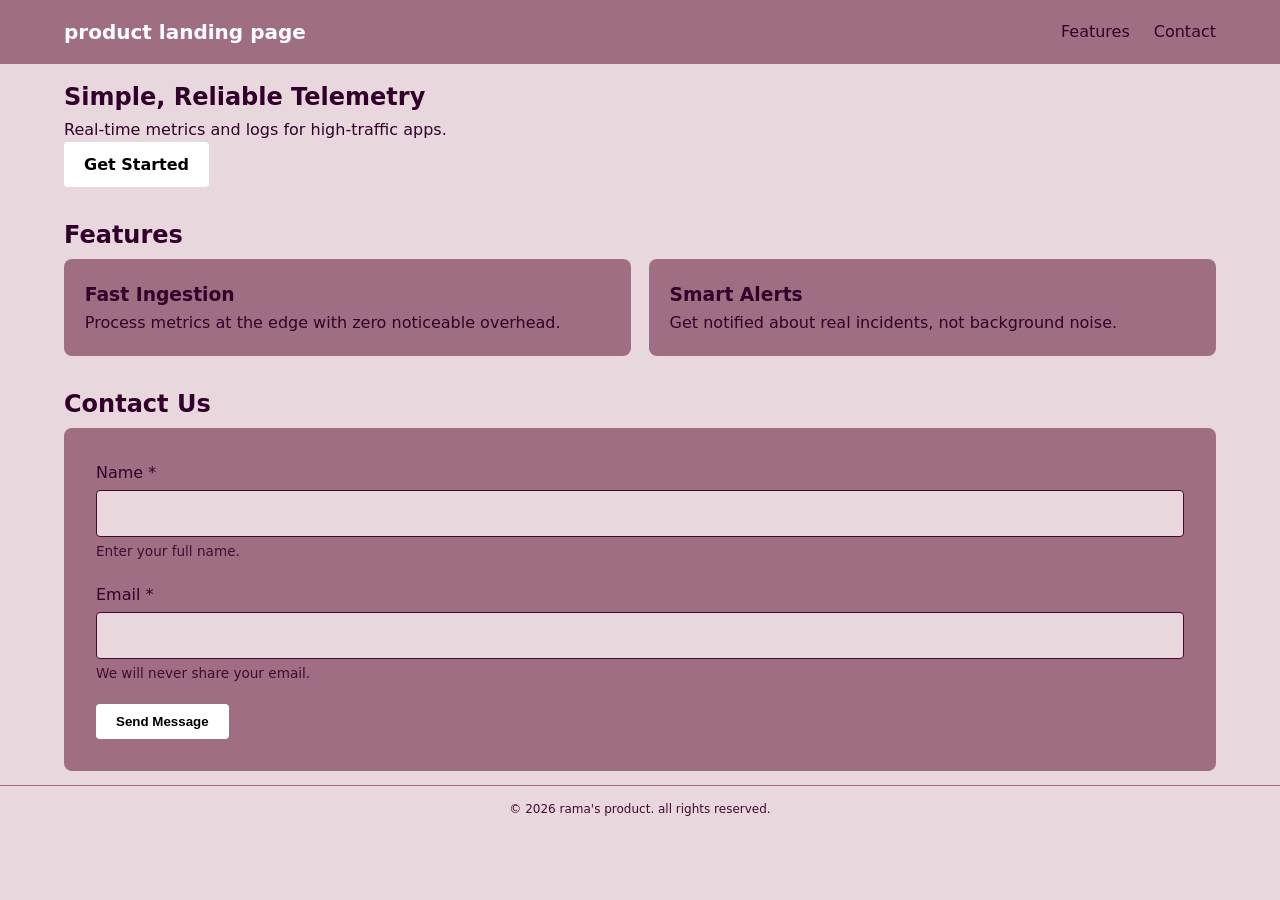
<file: index.html>
<!DOCTYPE html>
<html lang="en">
<head>
  <meta charset="UTF-8">
  <meta name="viewport" content="width=device-width, initial-scale=1.0">
  <title>problem 1: Product Landing Page</title>
  <link rel="stylesheet" href="style.css">
</head>
<body>

  <!-- skip Link for Keyboard Users -->
     <!-- lights up yellow when tabbed to -->
  <a href="#main" class="skip-link">Skip to content</a> 

  <header class="header">
    <div class="container header__inner">
      <a href="#" class="header__logo">product landing page </a>
      <nav class="nav" aria-label="Main">
        <ul class="nav__list">
          <li><a href="#features" class="nav__link">Features</a></li>
          <li><a href="#contact" class="nav__link">Contact</a></li>
        </ul>
      </nav>
    </div>
  </header>

  <main id="main" tabindex="-1">
    <!-- Hero Section -->
    <section class="hero container">
      <h1 class="hero__title">Simple, Reliable Telemetry</h1>
      <p class="hero__desc">Real-time metrics and logs for high-traffic apps.</p>
      <a href="#contact" class="btn">Get Started</a>
    </section>

    <!-- Features -->
    <section id="features" class="features container" aria-labelledby="features-title">
      <h2 id="features-title">Features</h2>
      <div class="features__grid">
        <article class="card">
          <h3>Fast Ingestion</h3>
          <p>Process metrics at the edge with zero noticeable overhead.</p>
        </article>
        <article class="card">
          <h3>Smart Alerts</h3>
          <p>Get notified about real incidents, not background noise.</p>
        </article>
      </div>
    </section>

    <!-- Contact Form -->
    <section id="contact" class="contact container" aria-labelledby="contact-title">
      <h2 id="contact-title">Contact Us</h2>
      
      <form class="form" action="#" method="POST">
        <!-- Name Field -->
        <div class="form__group">
          <label for="name" class="form__label">
            Name <span aria-hidden="true">*</span>
          </label>
          <input 
            type="text" 
            id="name" 
            name="name" 
            class="form__input" 
            required 
            minlength="2"
            autocomplete="name"
            aria-describedby="name-hint"
          >
          <p id="name-hint" class="form__hint">Enter your full name.</p>
        </div>

        <!-- Email Field -->
        <div class="form__group">
          <label for="email" class="form__label">
            Email <span aria-hidden="true">*</span>
          </label>
          <input 
            type="email" 
            id="email" 
            name="email" 
            class="form__input" 
            required 
            autocomplete="email"
            aria-describedby="email-hint"
          >
          <p id="email-hint" class="form__hint">We will never share your email.</p>
        </div>

        <button type="submit" class="btn">Send Message</button>
      </form>
    </section>

  </main>

  <footer class="footer">
    <div class="container">
      <p>&copy; 2026 rama's product. all rights reserved.</p>
    </div>
  </footer>

</body>
</html>
</file>
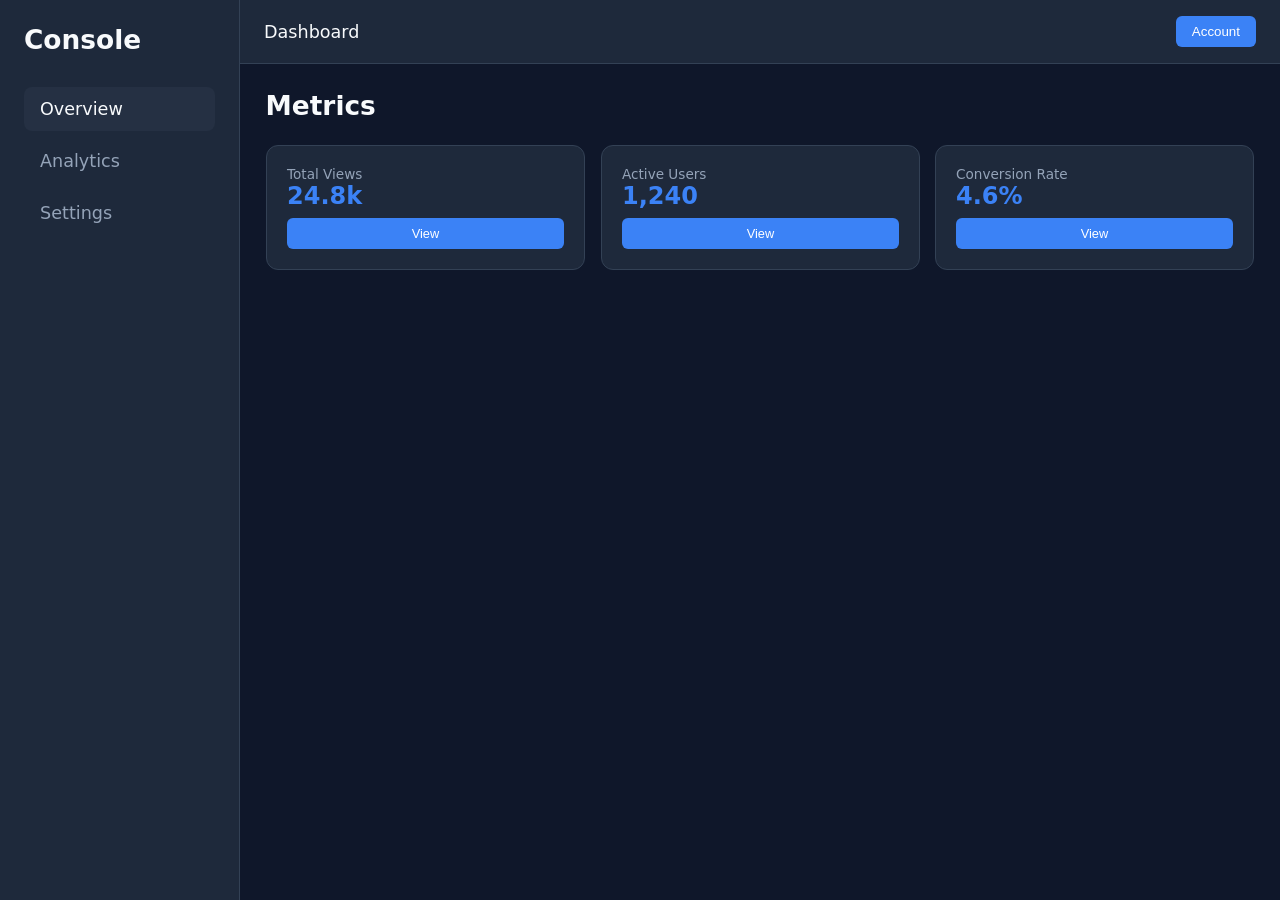
<file: problem 2/index.html>
<!DOCTYPE html>
<html lang="en">
<head>
  <meta charset="UTF-8">
  <meta name="viewport" content="width=device-width, initial-scale=1.0">
  <title>Dashboard</title>
  <link rel="stylesheet" href="style.css">
</head>
<body>
  <div class="overlay" id="overlay"></div>

  <div class="app">
    <aside class="sidebar" id="sidebar">
      <h2>Console</h2>
      <nav>
        <a href="#" class="nav-item active">Overview</a>
        <a href="#" class="nav-item">Analytics</a>
        <a href="#" class="nav-item">Settings</a>
      </nav>
    </aside>

    <header class="header">
      <button class="menu-btn" id="menuToggle">Menu</button>
      <span>Dashboard</span>
      <div class="profile-menu">
        <button class="btn" id="dropToggle">Account</button>
        <div class="dropdown" id="dropdown">
          <a href="#">Profile</a>
          <a href="#" id="openModalBtn">Open Modal</a>
          <a href="#">Log out</a>
        </div>
      </div>
    </header>

    <main class="main">
      <h2>Metrics</h2>
      <div class="stats-grid">
        <div class="card-wrapper">
          <div class="card">
            <div>
              <p class="card-label">Total Views</p>
              <div class="card-val">24.8k</div>
            </div>
            <button class="btn btn-sm">View</button>
          </div>
        </div>
        <div class="card-wrapper">
          <div class="card">
            <div>
              <p class="card-label">Active Users</p>
              <div class="card-val">1,240</div>
            </div>
            <button class="btn btn-sm">View</button>
          </div>
        </div>
        <div class="card-wrapper">
          <div class="card">
            <div>
              <p class="card-label">Conversion Rate</p>
              <div class="card-val">4.6%</div>
            </div>
            <button class="btn btn-sm">View</button>
          </div>
        </div>
      </div>
    </main>
  </div>

  <div class="modal-backdrop" id="modal">
    <div class="modal">
      <h3>System Notice</h3>
      <p class="modal-text">Changes have been saved to local workspace.</p>
      <div class="modal-actions">
        <button class="btn" id="closeModalBtn">Dismiss</button>
      </div>
    </div>
  </div>

  <script>
    const sidebar = document.getElementById('sidebar');
    const overlay = document.getElementById('overlay');
    const menuToggle = document.getElementById('menuToggle');
    const dropToggle = document.getElementById('dropToggle');
    const dropdown = document.getElementById('dropdown');
    const modal = document.getElementById('modal');
    const openModalBtn = document.getElementById('openModalBtn');
    const closeModalBtn = document.getElementById('closeModalBtn');

    function toggleMenu() {
      sidebar.classList.toggle('open');
      overlay.classList.toggle('active');
    }

    menuToggle.onclick = toggleMenu;
    overlay.onclick = toggleMenu;

    dropToggle.onclick = (e) => {
      e.stopPropagation();
      dropdown.classList.toggle('show');
    };

    window.onclick = () => {
      if (dropdown.classList.contains('show')) dropdown.classList.remove('show');
    };

    openModalBtn.onclick = (e) => {
      e.preventDefault();
      modal.classList.add('open');
      dropdown.classList.remove('show');
    };

    closeModalBtn.onclick = () => modal.classList.remove('open');
    modal.onclick = (e) => {
      if (e.target === modal) modal.classList.remove('open');
    };
  </script>
</body>
</html>
</file>
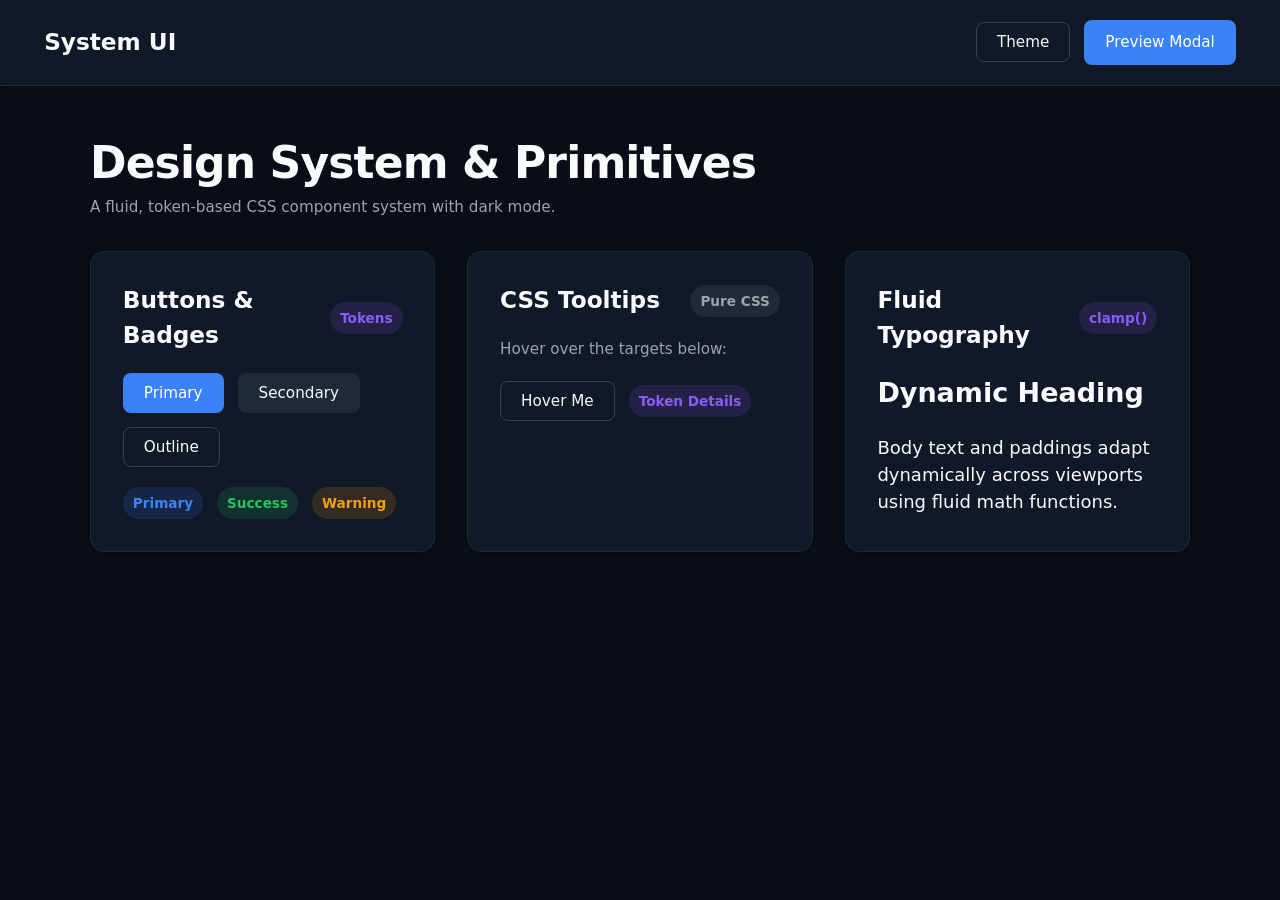
<file: problem 3/index.html>
<!DOCTYPE html>
<html lang="en" data-theme="dark">
<head>
  <meta charset="UTF-8">
  <meta name="viewport" content="width=device-width, initial-scale=1.0">
  <title>Component Library</title>
  <link rel="stylesheet" href="style.css">
</head>
<body>

  <header class="navbar">
    <div class="nav-brand">System UI</div>
    <div class="nav-actions">
      <button class="btn btn-outline" id="themeToggle">Theme</button>
      <a href="#modal-demo" class="btn btn-primary">Preview Modal</a>
    </div>
  </header>

  <main class="container">
    <section class="section">
      <div class="section-header">
        <h1>Design System & Primitives</h1>
        <p class="text-muted">A fluid, token-based CSS component system with dark mode.</p>
      </div>

      <div class="grid">
        <div class="card">
          <div class="card-header">
            <h3>Buttons & Badges</h3>
            <span class="badge badge-accent">Tokens</span>
          </div>
          <div class="card-body">
            <div class="flex-row">
              <button class="btn btn-primary">Primary</button>
              <button class="btn btn-secondary">Secondary</button>
              <button class="btn btn-outline">Outline</button>
            </div>
            <div class="flex-row">
              <span class="badge badge-primary">Primary</span>
              <span class="badge badge-success">Success</span>
              <span class="badge badge-warning">Warning</span>
            </div>
          </div>
        </div>

        <div class="card">
          <div class="card-header">
            <h3>CSS Tooltips</h3>
            <span class="badge badge-secondary">Pure CSS</span>
          </div>
          <div class="card-body">
            <p class="text-muted">Hover over the targets below:</p>
            <div class="flex-row">
              <span class="tooltip" data-tooltip="Standard action tooltip">
                <button class="btn btn-outline">Hover Me</button>
              </span>
              <span class="tooltip" data-tooltip="Theme uses custom tokens">
                <span class="badge badge-accent">Token Details</span>
              </span>
            </div>
          </div>
        </div>

        <div class="card">
          <div class="card-header">
            <h3>Fluid Typography</h3>
            <span class="badge badge-accent">clamp()</span>
          </div>
          <div class="card-body">
            <h2>Dynamic Heading</h2>
            <p>Body text and paddings adapt dynamically across viewports using fluid math functions.</p>
          </div>
        </div>
      </div>
    </section>
  </main>

  <div class="modal-target" id="modal-demo">
    <div class="modal-box">
      <div class="card-header">
        <h3>System Dialog</h3>
        <a href="#" class="modal-close">&times;</a>
      </div>
      <p class="text-muted" style="margin: var(--space-md) 0 var(--space-lg);">
        This modal functions entirely via pure CSS targeting and leverages system elevation tokens.
      </p>
      <div class="flex-row" style="justify-content: flex-end;">
        <a href="#" class="btn btn-secondary">Cancel</a>
        <a href="#" class="btn btn-primary">Confirm</a>
      </div>
    </div>
  </div>

  <script>
    const toggle = document.getElementById('themeToggle');
    toggle.onclick = () => {
      const html = document.documentElement;
      const current = html.getAttribute('data-theme');
      html.setAttribute('data-theme', current === 'dark' ? 'light' : 'dark');
    };
  </script>
</body>
</html>
</file>
<file: style.css>
/* Define layer order (earlier = lower priority) */
@layer reset, base, components;

/* ---------------- RESET & VARIABLES ---------------- */
@layer reset {
  :root {
    --bg-color: #e9d7de;
    --surface-color: #a06e83;
    --text-color: #31002b;
    --text-muted: #440931;
    --accent: #ffffff;
    --focus-ring: #facc15;
    --error: #f87171;
  }

  * {
    box-sizing: border-box;
    margin: 0;
  }

  body {
    font-family: system-ui, sans-serif;
    line-height: 1.6;
    background: var(--bg-color);
    color: var(--text-color);
  }
}

@layer base {
  :focus-visible {
    outline: 3px solid var(--focus-ring);
    outline-offset: 3px;
  }

  /* Skip Link (hidden until focused with Tab) */
  .skip-link {
    position: absolute;
    top: -200px;
    left: 1rem;
    background: var(--focus-ring);
    color: #470a38;
    padding: 0.5rem 1rem;
    font-weight: bold;
    text-decoration: none;
    z-index: 100;
  }

  .skip-link:focus {
    top: 1rem;
  }
}

@layer components {
  .container {
    width: min(90%, 9000px);
    margin-inline: auto;
    padding-block: 0.9rem;
  }

  .header {
    background: var(--surface-color);
  }
  .header__inner {
    display: flex;
    justify-content: space-between;
    align-items: center;
    padding-block: 1rem;
  }
  .header__logo {
    color: var(--accent);
    font-weight: 700;
    text-decoration: none;
    font-size: 1.25rem;
  }
  .nav__list {
    display: flex;
    gap: 1.5rem;
    list-style: none;
    padding: 0;
  }
  .nav__link {
    color: var(--text-color);
    text-decoration: none;
  }

  /* Features Grid */
  .features__grid {
    display: grid;
    grid-template-columns: repeat(auto-fit, minmax(220px, 1fr));
    gap: 1.1rem;
    margin-top: 0.3rem;
  }
  .card {
    background: var(--surface-color);
    padding: 1.3rem;
    border-radius: 8px;
  }

  /* Accessible Form */
  .form {
    max-width: 1250px;
    background: var(--surface-color);
    padding: 2rem;
    border-radius: 8px;
    margin-top: 0.3rem;
  }
  .form__group {
    display: flex;
    flex-direction: column;
    gap: 0.25rem;
    margin-bottom: 1.25rem;
  }
  .form__input {
    padding: 0.6rem;
    border-radius: 4px;
    border: 1px solid var(--text-muted);
    background: var(--bg-color);
    color: var(--text-color);
    font: inherit;
  }
  /* Modern CSS validation: only flags red after the user types something wrong */
  .form__input:user-invalid {
    border-color: var(--error);
  }
  .form__hint {
    font-size: 0.85rem;
    color: var(--text-muted);
  }

  /* Button */
  .btn {
    display: inline-block;
    background: var(--accent);
    color: #000;
    font-weight: 600;
    padding: 0.6rem 1.25rem;
    border-radius: 4px;
    border: none;
    cursor: pointer;
    text-decoration: none;
  }
  .btn:hover {
    opacity: 0.9;
  }

  /* Footer */
  .footer {
    border-top: 1px solid var(--surface-color);
    color: var(--text-muted);
    font-size: 0.75rem;
    text-align: center;
  }
}
</file>
<file: problem 2/style.css>
:root {
  --bg: #0f172a;
  --surface: #1e293b;
  --border: #334155;
  --text: #f8fafc;
  --muted: #94a3b8;
  --accent: #3b82f6;
}

* {
  box-sizing: border-box;
  margin: 0;
  padding: 0;
}

body {
  font-family: system-ui, -apple-system, sans-serif;
  background: var(--bg);
  color: var(--text);
  min-height: 100vh;
  font-size: clamp(0.9rem, 0.8rem + 0.5vw, 1.1rem);
}

.app {
  display: grid;
  grid-template-columns: 1fr;
  grid-template-rows: 64px 1fr;
  min-height: 100vh;
}

@media (min-width: 768px) {
  .app {
    grid-template-columns: 240px 1fr;
  }
}

.sidebar {
  position: fixed;
  inset: 0 auto 0 0;
  width: 260px;
  background: var(--surface);
  border-right: 1px solid var(--border);
  padding: 1.5rem;
  transform: translateX(-100%);
  transition: transform 0.25s ease-in-out;
  z-index: 40;
}

.sidebar.open {
  transform: translateX(0);
}

@media (min-width: 768px) {
  .sidebar {
    position: sticky;
    top: 0;
    height: 100vh;
    transform: none;
    grid-row: 1 / -1;
    width: 100%;
  }
}

.sidebar nav {
  display: flex;
  flex-direction: column;
  gap: 0.5rem;
  margin-top: 2rem;
}

.nav-item {
  display: flex;
  align-items: center;
  gap: 0.75rem;
  padding: 0.75rem 1rem;
  color: var(--muted);
  text-decoration: none;
  border-radius: 8px;
}

.nav-item:hover, .nav-item.active {
  background: #33415550;
  color: var(--text);
}

.overlay {
  display: none;
  position: fixed;
  inset: 0;
  background: rgba(0, 0, 0, 0.5);
  backdrop-filter: blur(2px);
  z-index: 30;
}

.overlay.active {
  display: block;
}

@media (min-width: 768px) {
  .overlay.active {
    display: none;
  }
}

.header {
  position: sticky;
  top: 0;
  background: var(--surface);
  border-bottom: 1px solid var(--border);
  display: flex;
  align-items: center;
  justify-content: space-between;
  padding: 0 1.5rem;
  z-index: 20;
}

.menu-btn {
  background: transparent;
  border: 1px solid var(--border);
  color: var(--text);
  padding: 0.5rem 0.75rem;
  border-radius: 6px;
  cursor: pointer;
}

@media (min-width: 768px) {
  .menu-btn {
    display: none;
  }
}

.profile-menu {
  position: relative;
}

.dropdown {
  position: absolute;
  right: 0;
  top: calc(100% + 8px);
  width: 160px;
  background: var(--surface);
  border: 1px solid var(--border);
  border-radius: 8px;
  padding: 0.5rem;
  display: none;
  flex-direction: column;
  box-shadow: 0 10px 15px -3px rgba(0, 0, 0, 0.3);
}

.dropdown.show {
  display: flex;
}

.dropdown a {
  color: var(--muted);
  text-decoration: none;
  padding: 0.5rem;
  border-radius: 4px;
  font-size: 0.875rem;
}

.dropdown a:hover {
  color: var(--text);
  background: #33415550;
}

.main {
  padding: clamp(1rem, 2vw, 2rem);
  display: flex;
  flex-direction: column;
  gap: 1.5rem;
}

.stats-grid {
  display: grid;
  grid-template-columns: repeat(auto-fit, minmax(240px, 1fr));
  gap: 1rem;
}

.card-wrapper {
  container-type: inline-size;
}

.card {
  background: var(--surface);
  border: 1px solid var(--border);
  border-radius: 12px;
  padding: 1.25rem;
  display: flex;
  flex-direction: column;
  gap: 0.5rem;
  height: 100%;
}

@container (min-width: 320px) {
  .card {
    flex-direction: row;
    align-items: center;
    justify-content: space-between;
  }
}

.card-label {
  color: var(--muted);
  font-size: 0.85rem;
}

.card-val {
  font-size: 1.5rem;
  font-weight: 600;
  color: var(--accent);
}

.btn-sm {
  padding: 0.35rem 0.75rem;
  font-size: 0.8rem;
}

.modal-backdrop {
  display: none;
  position: fixed;
  inset: 0;
  background: rgba(0, 0, 0, 0.6);
  align-items: center;
  justify-content: center;
  padding: 1rem;
  z-index: 50;
}

.modal-backdrop.open {
  display: flex;
}

.modal {
  background: var(--surface);
  border: 1px solid var(--border);
  border-radius: 12px;
  padding: 1.5rem;
  max-width: 440px;
  width: 100%;
  position: relative;
}

.modal h3 {
  margin-bottom: 0.75rem;
}

.modal-text {
  color: var(--muted);
  margin-bottom: 1.5rem;
  font-size: 0.9rem;
}

.modal-actions {
  display: flex;
  justify-content: flex-end;
  gap: 0.5rem;
}

.btn {
  background: var(--accent);
  color: white;
  border: none;
  padding: 0.5rem 1rem;
  border-radius: 6px;
  cursor: pointer;
  font-weight: 500;
}
</file>
<file: problem 3/style.css>
:root {
  --font-sans: system-ui, -apple-system, BlinkMacSystemFont, 'Segoe UI', Roboto, sans-serif;

  --fs-xs: clamp(0.75rem, 0.7rem + 0.25vw, 0.85rem);
  --fs-sm: clamp(0.85rem, 0.8rem + 0.3vw, 0.95rem);
  --fs-base: clamp(1rem, 0.95rem + 0.4vw, 1.125rem);
  --fs-md: clamp(1.2rem, 1.1rem + 0.6vw, 1.45rem);
  --fs-lg: clamp(1.5rem, 1.35rem + 1vw, 2rem);
  --fs-xl: clamp(1.85rem, 1.6rem + 1.5vw, 2.75rem);

  --space-2xs: clamp(0.25rem, 0.2rem + 0.2vw, 0.375rem);
  --space-xs: clamp(0.5rem, 0.45rem + 0.25vw, 0.625rem);
  --space-sm: clamp(0.75rem, 0.7rem + 0.3vw, 0.875rem);
  --space-md: clamp(1rem, 0.9rem + 0.5vw, 1.25rem);
  --space-lg: clamp(1.5rem, 1.35rem + 0.8vw, 2rem);
  --space-xl: clamp(2rem, 1.8rem + 1.2vw, 3rem);

  --radius-sm: 4px;
  --radius-md: 8px;
  --radius-lg: 14px;
  --radius-full: 9999px;

  --transition: 0.2s ease-in-out;
}

[data-theme="light"] {
  --bg-canvas: #f8fafc;
  --bg-surface: #ffffff;
  --bg-surface-elevated: #f1f5f9;
  --border-subtle: #e2e8f0;
  --border-strong: #cbd5e1;
  --text-main: #0f172a;
  --text-muted: #64748b;

  --primary: #2563eb;
  --primary-hover: #1d4ed8;
  --primary-contrast: #ffffff;

  --accent: #7c3aed;
  --accent-light: #f5f3ff;
  --success: #16a34a;
  --warning: #d97706;

  --shadow-sm: 0 1px 2px rgba(0, 0, 0, 0.05);
  --shadow-md: 0 4px 6px -1px rgba(0, 0, 0, 0.08), 0 2px 4px -2px rgba(0, 0, 0, 0.04);
  --shadow-lg: 0 10px 15px -3px rgba(0, 0, 0, 0.08), 0 4px 6px -4px rgba(0, 0, 0, 0.03);
}

[data-theme="dark"] {
  --bg-canvas: #090d16;
  --bg-surface: #111827;
  --bg-surface-elevated: #1f2937;
  --border-subtle: #1f2937;
  --border-strong: #374151;
  --text-main: #f9fafb;
  --text-muted: #9ca3af;

  --primary: #3b82f6;
  --primary-hover: #60a5fa;
  --primary-contrast: #ffffff;

  --accent: #8b5cf6;
  --accent-light: rgba(139, 92, 246, 0.15);
  --success: #22c55e;
  --warning: #f59e0b;

  --shadow-sm: 0 1px 2px rgba(0, 0, 0, 0.3);
  --shadow-md: 0 4px 6px -1px rgba(0, 0, 0, 0.4), 0 2px 4px -2px rgba(0, 0, 0, 0.2);
  --shadow-lg: 0 10px 15px -3px rgba(0, 0, 0, 0.5), 0 4px 6px -4px rgba(0, 0, 0, 0.3);
}

* {
  box-sizing: border-box;
  margin: 0;
  padding: 0;
}

body {
  font-family: var(--font-sans);
  background-color: var(--bg-canvas);
  color: var(--text-main);
  font-size: var(--fs-base);
  line-height: 1.5;
  transition: background-color var(--transition), color var(--transition);
}

.container {
  width: min(100% - var(--space-xl), 1100px);
  margin-inline: auto;
  padding-block: var(--space-xl);
}

.navbar {
  position: sticky;
  top: 0;
  display: flex;
  justify-content: space-between;
  align-items: center;
  padding: var(--space-md) clamp(var(--space-md), 4vw, var(--space-xl));
  background: var(--bg-surface);
  border-bottom: 1px solid var(--border-subtle);
  box-shadow: var(--shadow-sm);
  z-index: 10;
}

.nav-brand {
  font-size: var(--fs-md);
  font-weight: 700;
}

.nav-actions {
  display: flex;
  gap: var(--space-sm);
  align-items: center;
}

.section {
  display: flex;
  flex-direction: column;
  gap: var(--space-lg);
}

.section-header h1 {
  font-size: var(--fs-xl);
  font-weight: 800;
  letter-spacing: -0.02em;
}

.text-muted {
  color: var(--text-muted);
  font-size: var(--fs-sm);
}

.grid {
  display: grid;
  grid-template-columns: repeat(auto-fit, minmax(min(100%, 300px), 1fr));
  gap: var(--space-lg);
}

.card {
  background: var(--bg-surface);
  border: 1px solid var(--border-subtle);
  border-radius: var(--radius-lg);
  padding: var(--space-lg);
  box-shadow: var(--shadow-sm);
  display: flex;
  flex-direction: column;
  gap: var(--space-md);
}

.card:hover {
  box-shadow: var(--shadow-md);
  border-color: var(--border-strong);
}

.card-header {
  display: flex;
  justify-content: space-between;
  align-items: center;
}

.card-header h3 {
  font-size: var(--fs-md);
}

.card-body {
  display: flex;
  flex-direction: column;
  gap: var(--space-md);
}

.flex-row {
  display: flex;
  flex-wrap: wrap;
  gap: var(--space-sm);
  align-items: center;
}

.btn {
  display: inline-flex;
  align-items: center;
  justify-content: center;
  font-family: inherit;
  font-size: var(--fs-sm);
  font-weight: 500;
  padding: var(--space-xs) var(--space-md);
  border-radius: var(--radius-md);
  border: 1px solid transparent;
  cursor: pointer;
  text-decoration: none;
  transition: all var(--transition);
}

.btn-primary {
  background: var(--primary);
  color: var(--primary-contrast);
}

.btn-primary:hover {
  background: var(--primary-hover);
}

.btn-secondary {
  background: var(--bg-surface-elevated);
  color: var(--text-main);
  border-color: var(--border-subtle);
}

.btn-secondary:hover {
  border-color: var(--border-strong);
}

.btn-outline {
  background: transparent;
  color: var(--text-main);
  border-color: var(--border-strong);
}

.btn-outline:hover {
  background: var(--bg-surface-elevated);
}

.badge {
  display: inline-flex;
  align-items: center;
  font-size: var(--fs-xs);
  font-weight: 600;
  padding: var(--space-2xs) var(--space-xs);
  border-radius: var(--radius-full);
}

.badge-primary {
  background: rgba(59, 130, 246, 0.15);
  color: var(--primary);
}

.badge-secondary {
  background: var(--bg-surface-elevated);
  color: var(--text-muted);
}

.badge-accent {
  background: var(--accent-light);
  color: var(--accent);
}

.badge-success {
  background: rgba(34, 197, 94, 0.15);
  color: var(--success);
}

.badge-warning {
  background: rgba(245, 158, 11, 0.15);
  color: var(--warning);
}

.tooltip {
  position: relative;
  display: inline-flex;
}

.tooltip::after {
  content: attr(data-tooltip);
  position: absolute;
  bottom: calc(100% + var(--space-xs));
  left: 50%;
  transform: translateX(-50%) translateY(4px);
  background: var(--bg-surface-elevated);
  color: var(--text-main);
  border: 1px solid var(--border-subtle);
  font-size: var(--fs-xs);
  padding: var(--space-2xs) var(--space-xs);
  border-radius: var(--radius-sm);
  white-space: nowrap;
  box-shadow: var(--shadow-md);
  opacity: 0;
  pointer-events: none;
  transition: opacity var(--transition), transform var(--transition);
  z-index: 20;
}

.tooltip:hover::after {
  opacity: 1;
  transform: translateX(-50%) translateY(0);
}

.modal-target {
  display: none;
  position: fixed;
  inset: 0;
  background: rgba(0, 0, 0, 0.6);
  backdrop-filter: blur(2px);
  align-items: center;
  justify-content: center;
  padding: var(--space-md);
  z-index: 100;
}

.modal-target:target {
  display: flex;
}

.modal-box {
  background: var(--bg-surface);
  border: 1px solid var(--border-subtle);
  border-radius: var(--radius-lg);
  box-shadow: var(--shadow-lg);
  width: min(100%, 460px);
  padding: var(--space-lg);
}

.modal-close {
  color: var(--text-muted);
  text-decoration: none;
  font-size: var(--fs-lg);
  line-height: 1;
}

.modal-close:hover {
  color: var(--text-main);
}
</file>
